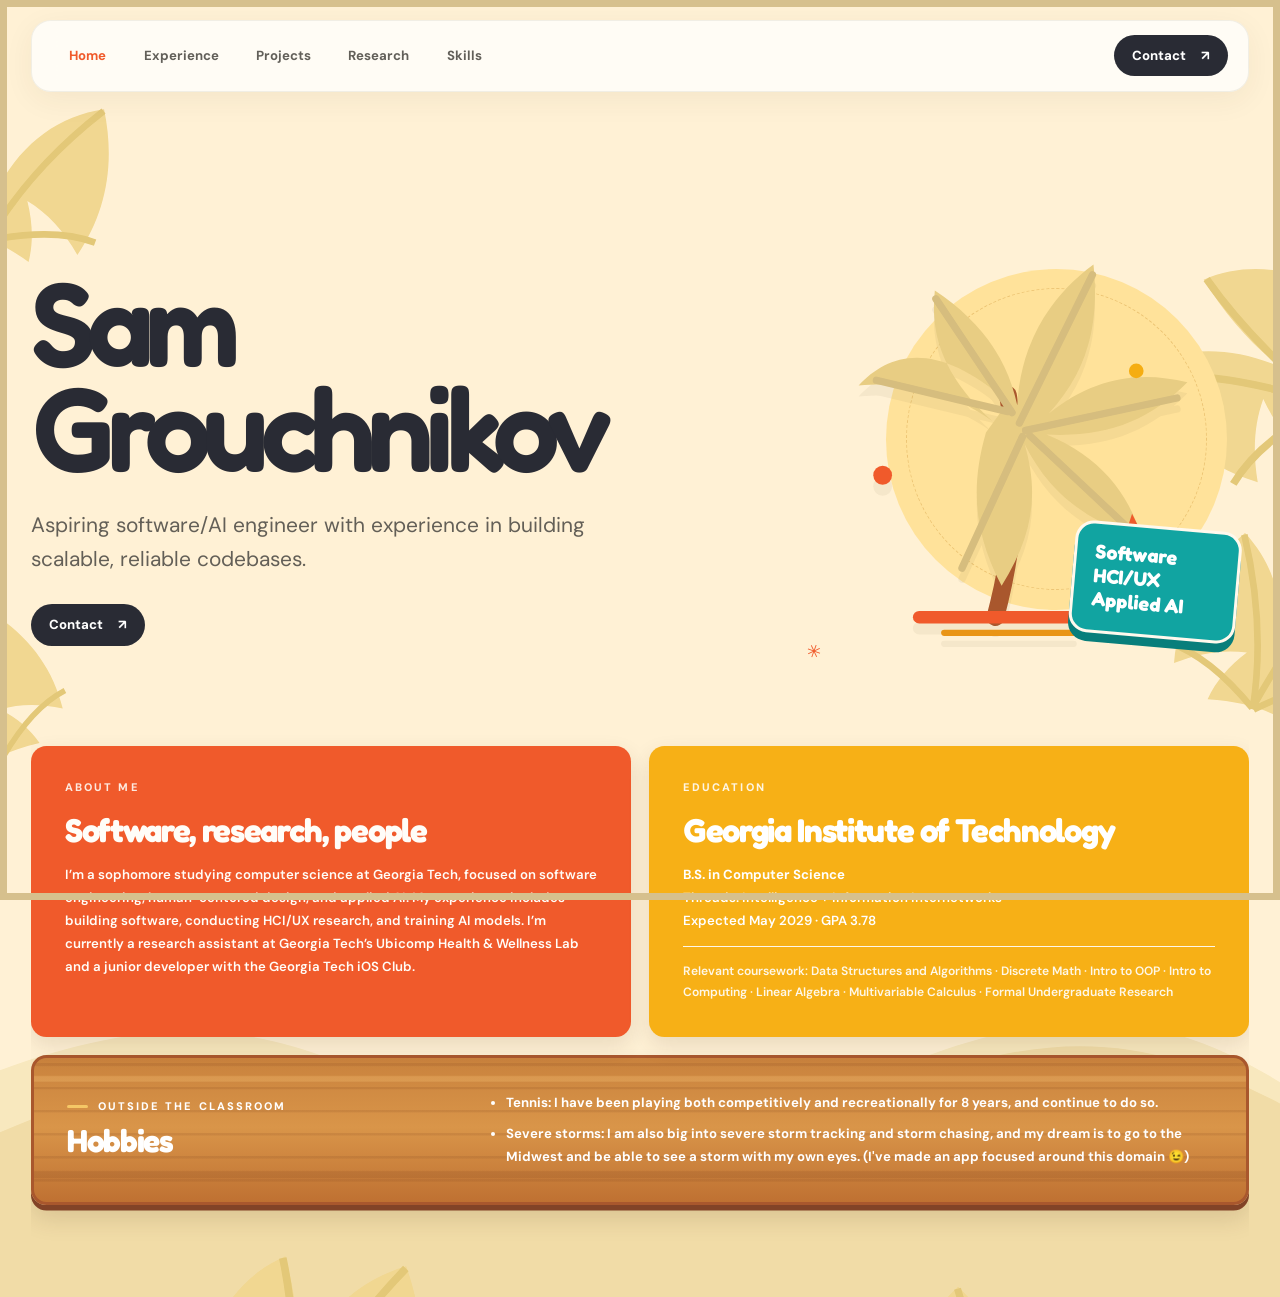
<file: index.html>
<!doctype html>
<html lang="en">
  <head>
    <meta charset="utf-8" />
    <meta name="viewport" content="width=device-width, initial-scale=1" />
    <meta name="theme-color" content="#fff1d5" />
    <meta name="description" content="Sam Grouchnikov — Georgia Tech computer science student, researcher, and software builder." />
    <title>Sam Grouchnikov — Software, research & ideas</title>
    <link rel="stylesheet" href="assets/site.css" />
    <script src="assets/site.js" defer></script>
  </head>
  <body>
    <div class="site-background" aria-hidden="true">
      <svg class="background-leaf leaf-a" viewBox="0 0 220 190"><path fill="currentColor" d="M13 177C4 133 13 53 72 16c16 36 26 72 27 107 9-53 38-94 83-115 28 51 34 103 18 155-21-20-43-33-67-39 12 20 19 40 20 61-42-14-76-15-104-4 4-17 12-33 24-49-21 8-40 23-60 45Z"/><path d="M106 177C99 121 88 65 70 18M105 177c14-60 41-116 77-167M104 177c-29-33-57-53-86-61M106 176c40-22 75-33 108-31" fill="none" stroke="#e3c878" stroke-width="7"/></svg>
      <svg class="background-leaf leaf-b" viewBox="0 0 220 190"><path fill="currentColor" d="M13 177C4 133 13 53 72 16c16 36 26 72 27 107 9-53 38-94 83-115 28 51 34 103 18 155-21-20-43-33-67-39 12 20 19 40 20 61-42-14-76-15-104-4 4-17 12-33 24-49-21 8-40 23-60 45Z"/><path d="M106 177C99 121 88 65 70 18M105 177c14-60 41-116 77-167M104 177c-29-33-57-53-86-61M106 176c40-22 75-33 108-31" fill="none" stroke="#e3c878" stroke-width="7"/></svg>
      <svg class="background-leaf leaf-c" viewBox="0 0 220 190"><path fill="currentColor" d="M13 177C4 133 13 53 72 16c16 36 26 72 27 107 9-53 38-94 83-115 28 51 34 103 18 155-21-20-43-33-67-39 12 20 19 40 20 61-42-14-76-15-104-4 4-17 12-33 24-49-21 8-40 23-60 45Z"/><path d="M106 177C99 121 88 65 70 18M105 177c14-60 41-116 77-167M104 177c-29-33-57-53-86-61M106 176c40-22 75-33 108-31" fill="none" stroke="#e3c878" stroke-width="7"/></svg>
      <svg class="background-leaf leaf-d" viewBox="0 0 220 190"><path fill="currentColor" d="M13 177C4 133 13 53 72 16c16 36 26 72 27 107 9-53 38-94 83-115 28 51 34 103 18 155-21-20-43-33-67-39 12 20 19 40 20 61-42-14-76-15-104-4 4-17 12-33 24-49-21 8-40 23-60 45Z"/><path d="M106 177C99 121 88 65 70 18M105 177c14-60 41-116 77-167M104 177c-29-33-57-53-86-61M106 176c40-22 75-33 108-31" fill="none" stroke="#e3c878" stroke-width="7"/></svg>
      <svg class="background-leaf leaf-e" viewBox="0 0 220 190"><path fill="currentColor" d="M13 177C4 133 13 53 72 16c16 36 26 72 27 107 9-53 38-94 83-115 28 51 34 103 18 155-21-20-43-33-67-39 12 20 19 40 20 61-42-14-76-15-104-4 4-17 12-33 24-49-21 8-40 23-60 45Z"/><path d="M106 177C99 121 88 65 70 18M105 177c14-60 41-116 77-167M104 177c-29-33-57-53-86-61M106 176c40-22 75-33 108-31" fill="none" stroke="#e3c878" stroke-width="7"/></svg>
      <svg class="background-leaf leaf-f" viewBox="0 0 220 190"><path fill="currentColor" d="M13 177C4 133 13 53 72 16c16 36 26 72 27 107 9-53 38-94 83-115 28 51 34 103 18 155-21-20-43-33-67-39 12 20 19 40 20 61-42-14-76-15-104-4 4-17 12-33 24-49-21 8-40 23-60 45Z"/><path d="M106 177C99 121 88 65 70 18M105 177c14-60 41-116 77-167M104 177c-29-33-57-53-86-61M106 176c40-22 75-33 108-31" fill="none" stroke="#e3c878" stroke-width="7"/></svg>
      <svg class="background-waves" viewBox="0 0 1200 240" preserveAspectRatio="none"><path d="M0 90c180-46 266-24 391 17 137 45 247 45 401-4 175-56 281-61 408-5v142H0Z" fill="#f8e8be"/><path d="M0 131c158-48 266-51 414-12 140 37 249 40 396-8 174-56 273-42 390 1v128H0Z" fill="#f1dca7"/></svg>
    </div>
    <div class="site-shell">
      <header class="site-header">
        <nav class="main-nav" aria-label="Main navigation">
          <a href="#home" data-route="home">Home</a>
          <a href="#experience" data-route="experience">Experience</a>
          <a href="#work" data-route="work">Projects</a>
          <a href="#research" data-route="research">Research</a>
          <a href="#about" data-route="about">Skills</a>
        </nav>
        <a class="contact-link" href="#contact">Contact <span aria-hidden="true">↗</span></a>
      </header>
      <main id="app" tabindex="-1" aria-live="polite"></main>
    </div>
  </body>
</html>
</file>
<file: assets/site.css>
@import url('https://fonts.googleapis.com/css2?family=DM+Sans:wght@400;500;600;700;800&family=Fredoka:wght@400;500;600;700&display=swap');

:root {
  font-family: 'DM Sans', 'Trebuchet MS', sans-serif;
  color: #292b34;
  background: #fff1d5;
  font-synthesis: none;
  text-rendering: optimizeLegibility;
  -webkit-font-smoothing: antialiased;
  --cream: #fff1d5;
  --paper: #fffdf8;
  --ink: #292b34;
  --muted: #706c64;
  --orange: #f05a2b;
  --yellow: #f5ad12;
  --teal: #11a4a1;
  --line: #eadfcf;
  --radius: 22px;
}

* { box-sizing: border-box; }
html { min-width: 320px; scroll-behavior: smooth; zoom: 1.1; }
body { position: relative; min-width: 320px; min-height: 100vh; margin: 0; background: var(--cream); }
body::after { position: fixed; z-index: 30; inset: 0; border: 7px solid #d6c08d; content: ''; pointer-events: none; }
a { color: inherit; }
button, a { -webkit-tap-highlight-color: transparent; }
a:focus-visible, button:focus-visible { outline: 3px solid var(--teal); outline-offset: 4px; }

.site-background { position: absolute; z-index: 0; inset: 0; overflow: hidden; pointer-events: none; }
.background-leaf { position: absolute; z-index: 4; color: #f1d791; }
.background-leaf.leaf-a { top: 6%; left: -7%; width: clamp(100px, 15vw, 190px); transform: rotate(17deg); }
.background-leaf.leaf-b { top: 20%; right: -7%; width: clamp(120px, 18vw, 215px); transform: scaleX(-1) rotate(56deg); }
.background-leaf.leaf-c { top: 48%; left: -9%; width: clamp(100px, 13vw, 160px); transform: rotate(-31deg); }
.background-leaf.leaf-d { top: 42%; right: -8%; width: clamp(110px, 16vw, 190px); transform: scaleX(-1) rotate(-22deg); }
.background-leaf.leaf-e { bottom: -12%; left: 15%; width: clamp(120px, 18vw, 220px); transform: rotate(9deg); }
.background-leaf.leaf-f { right: 13%; bottom: -15%; width: clamp(115px, 17vw, 205px); transform: scaleX(-1) rotate(-18deg); }
.background-waves { position: absolute; z-index: 2; right: 0; bottom: 0; left: 0; width: 100%; height: 28%; }
.site-shell { position: relative; z-index: 1; width: min(1240px, calc(100% - 56px)); min-height: 100vh; margin: 0 auto; display: flex; flex-direction: column; }
.site-header { position: sticky; z-index: 10; top: 14px; display: grid; grid-template-columns: 1fr auto; align-items: center; gap: 20px; margin-top: 18px; padding: 13px 18px 13px 34px; border: 1px solid rgb(79 62 35 / 8%); border-radius: 18px; background: rgb(255 253 248 / 93%); box-shadow: 0 7px 28px rgb(71 52 25 / 6%); backdrop-filter: blur(12px); }
.wordmark { width: fit-content; color: var(--ink); font-family: Fredoka, 'Trebuchet MS', sans-serif; font-size: 27px; font-weight: 600; letter-spacing: -.08em; text-decoration: none; }
.wordmark span { color: var(--orange); }
.main-nav { justify-self: start; display: flex; align-items: center; gap: clamp(15px, 2.7vw, 34px); }
.main-nav a { position: relative; padding: 8px 0; color: #625f59; font-size: 12px; font-weight: 700; text-decoration: none; transition: color 150ms ease; }
.main-nav a:hover, .main-nav a[aria-current="page"] { color: var(--orange); }
.contact-link { justify-self: end; display: inline-flex; align-items: center; gap: 13px; padding: 11px 17px; border-radius: 999px; background: var(--ink); color: white; font-size: 12px; font-weight: 800; text-decoration: none; transition: transform 150ms ease, background 150ms ease; }
.contact-link:hover { transform: translateY(-2px); background: var(--orange); }

#app { flex: 1; min-height: 64vh; outline: none; }
.page { position: relative; top: 0; overflow: hidden; padding: clamp(0px, calc(8vw - 52px), 46px) 0 84px; animation: arrive 280ms ease both; }
.experience-page, .research-page { overflow: visible; }
@keyframes arrive { from { opacity: 0; transform: translateY(8px); } to { opacity: 1; transform: translateY(0); } }
.page-head { max-width: 760px; margin-bottom: 38px; }
.eyebrow { display: flex; align-items: center; gap: 9px; margin: 0 0 14px; color: #8c714e; font-size: 10px; font-weight: 800; letter-spacing: .19em; text-transform: uppercase; }
.eyebrow::before { width: 19px; height: 3px; border-radius: 3px; background: var(--teal); content: ''; }
h1, h2, h3, p { margin-top: 0; }
h1, h2, h3 { font-family: Fredoka, 'Trebuchet MS', sans-serif; }
.page-head h1 { margin-bottom: 13px; color: var(--ink); font-size: clamp(42px, 7vw, 72px); font-weight: 600; letter-spacing: -.055em; line-height: .99; }
.page-head > p:last-child { max-width: 650px; margin-bottom: 0; color: var(--muted); font-size: clamp(15px, 1.7vw, 18px); line-height: 1.7; }

/* Home */
.home-page { padding-top: clamp(58px, 8vw, 98px); }
.hero { position: relative; display: grid; grid-template-columns: minmax(0, 1.2fr) minmax(280px, .8fr); align-items: center; gap: clamp(30px, 6vw, 78px); min-height: 470px; }
.hero-copy { position: relative; z-index: 2; }
.hero-copy .eyebrow { margin-bottom: 18px; }
.hero h1 { max-width: 700px; margin: 0; color: var(--ink); font-size: clamp(56px, 9.5vw, 108px); font-weight: 600; letter-spacing: -.075em; line-height: .88; }
.hero h1 span { color: var(--ink); }
.hero-subtitle { max-width: 515px; margin: 26px 0 25px; color: #635f57; font-size: clamp(16px, 1.8vw, 19px); line-height: 1.65; }
.hero-actions { display: flex; flex-wrap: wrap; gap: 11px; }
.button-primary, .button-secondary { display: inline-flex; align-items: center; justify-content: center; gap: 12px; min-height: 48px; padding: 0 19px; border: 0; border-radius: 999px; font: inherit; font-size: 12px; font-weight: 800; text-decoration: none; cursor: pointer; transition: transform 160ms ease, box-shadow 160ms ease; }
.button-primary { background: var(--ink); color: white; box-shadow: 0 5px 0 #171820; }
.button-secondary { border: 1px solid #ded1bd; background: var(--paper); color: var(--ink); }
.button-primary:hover, .button-secondary:hover { transform: translateY(-3px); box-shadow: 0 8px 14px rgb(58 48 32 / 12%); }
.hero-visual { position: relative; min-height: 400px; display: grid; place-items: center; }
.sun-disc { position: absolute; top: 28px; right: 20px; width: min(310px, 88%); aspect-ratio: 1; border-radius: 50%; background: #ffe29a; }
.sun-disc::after { position: absolute; inset: 18px; border: 1px dashed rgb(187 119 18 / 28%); border-radius: inherit; content: ''; }
.palm-art { position: relative; z-index: 1; width: min(370px, 100%); filter: drop-shadow(0 10px 0 rgb(120 100 61 / 7%)); }
.hero-note { position: absolute; z-index: 2; right: -3px; bottom: 36px; width: 152px; padding: 14px 17px; border: 3px solid #fff9ed; border-radius: 17px; background: var(--teal); box-shadow: 0 8px 0 #087e7b; color: white; transform: translateX(-12px) rotate(5deg); }
.hero-note strong { display: block; margin-bottom: 3px; font-family: Fredoka, sans-serif; font-size: 18px; }
.hero-note span { font-size: 10px; font-weight: 700; }
.hero-leaf { position: absolute; bottom: 27px; left: 8px; width: 75px; color: var(--orange); transform: rotate(-25deg); }
.home-overview { display: grid; grid-template-columns: 1fr 1fr; gap: 16px; margin-top: 27px; }
.home-info-card { min-height: 220px; padding: clamp(21px, 3vw, 31px); overflow: hidden; border: 0; border-radius: 14px; box-shadow: 0 8px 20px rgb(71 52 25 / 12%); }
.home-info-card.about-card { background: #f05a2b; color: #fffdf8; }
.home-info-card.education-card { background: #F7B016; color: #FFFFFF; }
.education-card p:not(.eyebrow) { font-weight: 600; }
.home-info-card h2 { margin: 0 0 12px; color: inherit; font-size: clamp(22px, 3vw, 30px); letter-spacing: -.04em; }
.home-info-card p:not(.eyebrow) { margin: 0; color: inherit; font-size: 12px; line-height: 1.75; }
.about-card p:not(.eyebrow) { font-weight: 600; }
.home-info-card .eyebrow { color: inherit; opacity: .88; }
.home-info-card .eyebrow::before { display: none; }
.home-info-card p + p:not(.eyebrow) { margin-top: 13px; }
.home-info-card strong { color: inherit; }
.home-info-card .coursework { padding-top: 12px; border-top: 1px solid currentColor; font-size: 11px !important; font-weight: 600; opacity: .9; }
.plank-panel { border: 3px solid #a9572d; border-radius: 14px; background: linear-gradient(180deg, transparent 0 12%, rgb(255 205 127 / 25%) 13% 16%, transparent 17% 78%, rgb(112 53 23 / 16%) 79% 83%, transparent 84%), repeating-linear-gradient(0deg, transparent 0 18px, rgb(112 53 23 / 13%) 19px 21px), linear-gradient(180deg, #c9823d, #d99549 48%, #bf7132); box-shadow: 0 5px 0 #824327, 0 12px 22px rgb(72 48 26 / 15%); color: #fffdf8; }
.interests-panel { display: grid; grid-template-columns: minmax(220px, .7fr) 1.3fr; align-items: center; gap: 25px; margin-top: 16px; padding: clamp(21px, 3vw, 30px); }
.interests-panel .eyebrow { margin-bottom: 7px; color: #fff0d9; }
.plank-panel .eyebrow::before { background: #f5c766; }
.interests-panel h2 { margin: 0; color: #ffd070; font-size: clamp(21px, 3vw, 29px); letter-spacing: -.04em; }
.interest-tags { display: flex; flex-wrap: wrap; gap: 8px; }
.interest-tags span { padding: 9px 12px; border: 1px solid rgb(255 255 255 / 16%); border-radius: 999px; background: rgb(255 255 255 / 7%); color: #fff8e9; font-size: 10px; font-weight: 700; }
.hobbies-panel { display: grid; grid-template-columns: minmax(220px, .7fr) 1.3fr; align-items: center; gap: 25px; margin-top: 16px; padding: clamp(21px, 3vw, 30px); }
.hobbies-panel .eyebrow { margin-bottom: 7px; color: #FFFFFF; }
.hobbies-panel h2 { margin: 0; color: #FFFFFF; font-size: clamp(21px, 3vw, 29px); letter-spacing: -.04em; }
.hobbies-list { display: grid; gap: 8px; margin: 0; padding-left: 18px; color: #FFFFFF; font-size: 12px; font-weight: 700; line-height: 1.75; }

/* Work, experience, research, and about */
.project-grid { display: grid; grid-template-columns: repeat(2, minmax(0, 1fr)); gap: 17px; }
.work-page .project-grid { margin-top: 17px; }
.project-card { position: relative; display: flex; min-height: 285px; flex-direction: column; padding: 24px; overflow: hidden; border: 1px solid rgb(90 67 38 / 9%); border-radius: var(--radius); background: var(--paper); box-shadow: 0 8px 27px rgb(71 52 25 / 6%); transition: transform 180ms ease, box-shadow 180ms ease; }
.project-card:hover { transform: translateY(-4px) rotate(-.2deg); box-shadow: 0 14px 32px rgb(71 52 25 / 10%); }
.work-page .project-theme-orange { border-color: #e9491c; background: #f05223; color: #fff; }
.work-page .project-theme-white { border-color: #c66a9a; background: #d16da8; color: #fff; }
.work-page .project-theme-yellow { border-color: #e9a600; background: #ffb612; color: #533d0a; }
.work-page .project-theme-teal { border-color: #008f91; background: #00a6a7; color: #fff; }
.work-page .project-theme-orange h2, .work-page .project-theme-white h2, .work-page .project-theme-teal h2 { color: #fff; }
.work-page .project-theme-yellow h2 { color: #533d0a; }
.work-page .project-theme-orange > p, .work-page .project-theme-white > p, .work-page .project-theme-teal > p { color: rgb(255 255 255 / 91%); }
.work-page .project-theme-yellow > p { color: #62490f; }
.work-page .project-theme-orange .project-facts, .work-page .project-theme-white .project-facts, .work-page .project-theme-teal .project-facts { color: rgb(255 255 255 / 91%); }
.work-page .project-theme-yellow .project-facts { color: #62490f; }
.work-page .project-theme-orange .project-facts li::before { background: #ffd17a; }
.work-page .project-theme-white .project-facts li::before { background: #f3b5d5; }
.work-page .project-theme-yellow .project-facts li::before { background: #805c09; }
.work-page .project-theme-teal .project-facts li::before { background: #8fe5dd; }
.work-page .project-theme-orange .tag, .work-page .project-theme-teal .tag { background: #fffdf8; color: #c34720; }
.work-page .project-theme-yellow .tag { background: #fffdf8; color: #956a00; }
.work-page .project-theme-orange .year, .work-page .project-theme-teal .year { color: rgb(255 255 255 / 88%); }
.work-page .project-theme-yellow .year { color: #62490f; }
.work-page .project-theme-orange .stack-list span, .work-page .project-theme-white .stack-list span, .work-page .project-theme-teal .stack-list span { border-color: rgb(255 255 255 / 30%); background: rgb(255 255 255 / 92%); color: #3f4a45; }
.work-page .project-theme-yellow .stack-list span { border-color: rgb(83 61 10 / 13%); background: rgb(255 253 248 / 92%); color: #62490f; }
.work-page .project-theme-orange .card-links a { color: #fff; }
.work-page .project-theme-yellow .card-links a { color: #62490f; }
.work-page .project-theme-white .card-links a, .work-page .project-theme-teal .card-links a { color: #fff; }
.card-topline { display: flex; justify-content: space-between; align-items: center; gap: 12px; margin-bottom: 18px; }
.tag { display: inline-flex; align-items: center; width: fit-content; padding: 6px 10px; border-radius: 999px; background: #fffdfa; color: #786244; font-size: 9px; font-weight: 800; letter-spacing: .11em; text-transform: uppercase; }
.year { color: #8d8579; font-size: 10px; font-weight: 700; }
.project-card h2, .project-card h3 { margin: 0 0 9px; color: var(--ink); font-size: 26px; letter-spacing: -.04em; }
.project-card > p { margin: 0 0 16px; color: #625f58; font-size: 16px; line-height: 1.65; }
.project-facts { display: grid; gap: 8px; margin: 2px 0 19px; padding: 0; color: #5c594f; font-size: 13px; line-height: 1.6; list-style: none; }
.project-facts li { position: relative; padding-left: 16px; }
.project-facts li::before { position: absolute; top: .6em; left: 0; width: 6px; height: 6px; border-radius: 50%; background: var(--orange); content: ''; }
.stack-list { display: flex; flex-wrap: wrap; gap: 6px; margin-top: auto; padding-top: 4px; }
.stack-list span, .skill-list span { padding: 6px 9px; border: 1px solid rgb(83 71 51 / 11%); border-radius: 999px; background: rgb(255 253 248 / 78%); color: #6c6354; font-size: 9px; font-weight: 700; }
.stack-list a { padding: 6px 9px; border: 1px solid rgb(83 71 51 / 11%); border-radius: 999px; background: rgb(255 253 248 / 78%); color: #6c6354; font-size: 9px; font-weight: 700; text-decoration: none; }
.stack-list a:hover { border-color: var(--teal); color: #087e7b; }
.card-links { display: flex; gap: 14px; margin-top: 15px; }
.card-links a { color: #9c4a2d; font-size: 11px; font-weight: 800; text-decoration: none; }
.card-links a:hover { text-decoration: underline; text-underline-offset: 3px; }
.timeline { display: grid; gap: 16px; }
.timeline-card { display: grid; grid-template-columns: 175px 1fr; gap: 22px; padding: 25px; border: 1px solid rgb(90 67 38 / 9%); border-radius: var(--radius); background: var(--paper); box-shadow: 0 8px 27px rgb(71 52 25 / 5%); }
.timeline-date { color: #9c4a2d; font-size: 11px; font-weight: 800; }
.timeline-card h2 { margin: 4px 0 3px; color: var(--ink); font-size: 22px; letter-spacing: -.035em; }
.timeline-place { margin: 0 0 14px; color: #827a6f; font-size: 12px; font-weight: 700; }
.timeline-card p:last-child { margin-bottom: 0; }
.timeline-card ul { display: grid; gap: 9px; margin: 0; padding-left: 18px; color: #625f58; font-size: 12px; line-height: 1.7; }
.timeline-card li::marker { color: var(--orange); }
.highlight-panel { display: grid; grid-template-columns: .8fr 1.2fr; gap: 28px; margin-top: 24px; padding: clamp(24px, 4vw, 39px); border-radius: 24px; background: var(--ink); color: white; }
.highlight-panel h2 { margin: 0; color: #ffd070; font-size: 29px; letter-spacing: -.04em; }
.highlight-panel p { margin: 0; color: #efede6; font-size: 13px; line-height: 1.75; }
.research-card { display: grid; grid-template-columns: 150px 1fr; gap: 23px; padding: 25px; border: 1px solid rgb(90 67 38 / 9%); border-radius: var(--radius); background: #e7f5ee; }
.experience-page .research-card, .research-page .research-card { transition: transform 180ms ease, box-shadow 180ms ease; }
.experience-page .research-card:hover, .research-page .research-card:hover { transform: translateY(-4px); box-shadow: 0 12px 28px rgb(41 43 52 / 12%); }
.highlight-panel + .research-card { margin-top: 24px; }
.research-stamp { display: grid; min-height: 140px; place-items: center; border-radius: 17px; background: var(--teal); color: white; font-family: Fredoka, sans-serif; font-size: 24px; font-weight: 600; text-align: center; transform: rotate(-3deg); }
.experience-page .research-stamp, .research-page .research-stamp { transition: transform 180ms ease; }
.experience-page .research-card:hover .research-stamp, .research-page .research-card:hover .research-stamp { transform: rotate(0deg); }
.research-card h2 { margin: 0 0 8px; font-size: 25px; letter-spacing: -.04em; }
.research-card p { margin: 0 0 11px; color: #625f58; font-size: 12px; line-height: 1.7; }
.research-meta-row { display: flex; flex-wrap: wrap; align-items: center; justify-content: space-between; gap: 8px 12px; margin-bottom: 14px; }
.research-meta-row .eyebrow { margin: 0; }
.paper-links { display: flex; flex-wrap: wrap; gap: 6px; }
.paper-links a { padding: 6px 9px; border: 1px solid var(--teal); border-radius: 999px; background: var(--teal); color: white; font-size: 9px; font-weight: 700; text-decoration: none; }
.paper-links a:hover { border-color: #087e7b; background: #087e7b; color: white; }
.paper-placeholders { display: flex; flex-wrap: wrap; gap: 8px; margin-top: 17px; }
.paper-placeholders span { display: grid; gap: 3px; min-width: 112px; padding: 9px 11px; border: 1px dashed #85b6a7; border-radius: 12px; background: rgb(255 253 248 / 72%); }
.paper-placeholders strong { color: #486d60; font-size: 10px; }
.paper-placeholders small { color: #8a8276; font-size: 9px; }
.skill-groups { display: grid; gap: 14px; }
.skill-group { display: grid; grid-template-columns: 160px 1fr; gap: 20px; padding: 21px; border: 1px solid rgb(90 67 38 / 9%); border-radius: 18px; background: var(--paper); }
.skill-group h2 { margin: 0; font-size: 16px; }
.skill-list { display: flex; flex-wrap: wrap; gap: 7px; }
.network-legend { display: flex; flex-wrap: wrap; gap: 17px; margin: -14px 0 20px; color: #6c6354; font-size: 10px; font-weight: 700; }
.network-legend span, .skill-cluster h2 { display: inline-flex; align-items: center; gap: 7px; }
.legend-dot { display: inline-block; width: 8px; height: 8px; flex: 0 0 auto; border-radius: 50%; background: var(--orange); }
.legend-language { background: var(--orange); }
.legend-tool { background: var(--teal); }
.legend-ai { background: #F7B016; }
.skills-network { position: relative; display: grid; grid-template-columns: minmax(0, 1.12fr) minmax(290px, .88fr); align-items: start; gap: clamp(38px, 7vw, 100px); }
.skills-network-wires { position: absolute; z-index: 1; inset: 0; width: 100%; height: 100%; overflow: visible; pointer-events: none; }
.skills-network.has-active .skills-network-wires { z-index: 3; }
.skill-network-list, .network-work-list { position: relative; min-width: 0; }
.skill-network-list { display: flex; flex-direction: column; justify-content: flex-start; gap: 12px; }
.skill-cluster { padding: 16px; border: 1px solid rgb(90 67 38 / 9%); border-radius: 19px; background: rgb(255 253 248 / 93%); box-shadow: 0 7px 22px rgb(71 52 25 / 4%); }
.skill-cluster h2 { position: relative; z-index: 4; margin: 0 0 12px; color: var(--ink); font-family: 'DM Sans', sans-serif; font-size: 11px; font-weight: 800; letter-spacing: .04em; }
.skill-nodes { display: flex; flex-wrap: wrap; gap: 7px; }
.skill-node { position: relative; z-index: 2; padding: 7px 10px; border: 1px solid rgb(83 71 51 / 12%); border-radius: 999px; background: #fff; color: #625f58; font: inherit; font-size: 10px; font-weight: 700; cursor: pointer; transition: transform 150ms ease, border-color 150ms ease, background 150ms ease, color 150ms ease, opacity 150ms ease; }
.skill-node.is-highlighted, .network-work-node.is-highlighted { z-index: 4; }
.skill-node:hover, .skill-node.is-highlighted { transform: translateY(-2px); border-color: var(--teal); background: var(--teal); color: #fff; }
.skill-node[data-kind="language"].is-highlighted { border-color: var(--orange); background: var(--orange); }
.skill-node[data-kind="ai"].is-highlighted { border-color: #F7B016; background: #F7B016; color: var(--ink); }
.network-work-list { display: flex; flex-direction: column; gap: 9px; }
.network-column-label { position: relative; z-index: 4; margin: 0 0 2px; color: #8c714e; font-size: 10px; font-weight: 800; letter-spacing: .17em; text-transform: uppercase; }
.network-work-node { position: relative; z-index: 2; display: grid; justify-items: start; gap: 3px; width: 100%; padding: 12px 15px; border: 1px solid rgb(90 67 38 / 11%); border-radius: 15px; background: rgb(255 253 248 / 95%); color: var(--ink); font: inherit; text-align: left; cursor: pointer; box-shadow: 0 5px 17px rgb(71 52 25 / 4%); transition: transform 160ms ease, border-color 160ms ease, box-shadow 160ms ease, opacity 160ms ease; }
.network-work-node:hover, .network-work-node.is-highlighted { transform: translateX(3px); border-color: var(--teal); box-shadow: 0 8px 20px rgb(17 164 161 / 12%); }
.work-node-kind { color: #8c714e; font-size: 8px; font-weight: 800; letter-spacing: .12em; }
.network-work-node strong { font-family: Fredoka, 'Trebuchet MS', sans-serif; font-size: 17px; font-weight: 500; letter-spacing: -.02em; }
.network-work-node small { color: #706c64; font-size: 9px; line-height: 1.45; }
.skills-network.has-active .skill-node.is-dimmed, .skills-network.has-active .network-work-node.is-dimmed { opacity: .5; }
.skills-network.has-active .skill-node.is-highlighted { box-shadow: 0 4px 12px rgb(17 164 161 / 18%); }
.skills-network.has-active .network-work-node.is-highlighted { background: #f1fbf7; }
.skill-edge { fill: none; stroke-width: 1.4; stroke-linecap: round; opacity: .17; transition: opacity 160ms ease, stroke-width 160ms ease; vector-effect: non-scaling-stroke; }
.skill-edge[data-kind="language"] { stroke: var(--orange); }
.skill-edge[data-kind="tool"] { stroke: var(--teal); }
.skill-edge[data-kind="ai"] { stroke: #F7B016; }
.skill-edge.is-dimmed { opacity: .025; }
.skills-network.has-active .skill-edge.is-dimmed { opacity: 0; }
.skill-edge.is-highlighted { stroke-width: 2.3; opacity: .85; }
.network-note { margin: 14px 0 0; color: #827a6f; font-size: 10px; line-height: 1.6; }
@media (max-width: 760px) {
  .skills-network:not(.has-active) .skill-edge { opacity: .045; }
  .skills-network.has-active .skill-edge.is-dimmed { opacity: .01; }
}
.about-grid { display: grid; grid-template-columns: 1fr 1fr; gap: 18px; margin-top: 18px; }
.info-card { padding: 23px; border-radius: 20px; background: #fff1d9; }
.info-card:nth-child(2) { background: #e7f5ee; }
.info-card h2 { margin: 0 0 12px; font-size: 22px; }
.info-card p, .info-card li { color: #625f58; font-size: 12px; line-height: 1.7; }
.info-card p:last-child { margin-bottom: 0; }
.info-card ul { margin: 0; padding-left: 17px; }
.contact-panel { position: relative; max-width: 1200px; padding: clamp(27px, 6vw, 54px); overflow: hidden; border-radius: 27px; background: #fff0d3; }
.contact-panel::after { position: absolute; right: -47px; bottom: -67px; width: 200px; height: 200px; border: 18px solid rgb(17 164 161 / 15%); border-radius: 50%; content: ''; }
.contact-panel h1 { max-width: 1200px; margin: 0 0 14px; color: var(--ink); font-size: clamp(44px, 7vw, 69px); letter-spacing: -.04em; line-height: .98; }
.contact-panel > p { max-width: 540px; color: #625f58; font-size: 14px; line-height: 1.7; }
.contact-actions { position: relative; z-index: 1; display: flex; flex-wrap: wrap; align-items: center; gap: 10px; margin-top: 24px; }
.contact-panel .contact-email { width: fit-content; margin: 0; padding: 12px 18px; border: 1px solid #e9491c; border-radius: 999px; background: #f05223; color: white; font-size: 16px; font-weight: 800; letter-spacing: .01em; -webkit-text-stroke: .15px currentColor; }
.contact-options { display: flex; flex-wrap: wrap; gap: 10px; }
.contact-options a { padding: 13px 19px; border: 1px solid transparent; border-radius: 999px; color: white; font-size: 14px; font-weight: 800; letter-spacing: .01em; text-decoration: none; transition: transform 160ms ease, box-shadow 160ms ease; -webkit-text-stroke: .15px currentColor; }
.contact-options a:first-child { border-color: #e9a600; background: #ffb612; color: white; }
.contact-options a:last-child { border-color: #008f91; background: #00a6a7; color: white; }
.contact-options a:hover { transform: translateY(-3px); box-shadow: 0 8px 16px rgb(41 43 52 / 14%); }

@media (max-width: 760px) {
  .background-leaf.leaf-a { top: 3%; left: -43px; width: 88px; }
  .background-leaf.leaf-b { top: 27%; right: -48px; width: 95px; }
  .background-leaf.leaf-c { top: 57%; left: -47px; width: 87px; }
  .background-leaf.leaf-d { top: 68%; right: -48px; width: 91px; }
  .background-leaf.leaf-e { bottom: -30px; left: 4%; width: 96px; }
  .background-leaf.leaf-f { right: 5%; bottom: -35px; width: 92px; }
  .background-waves { height: 16%; }
  .site-shell { width: min(100% - 32px, 600px); }
  .site-header { grid-template-columns: auto 1fr auto; gap: 11px; padding: 11px 13px 11px 29px; }
  .main-nav { justify-content: flex-start; gap: clamp(9px, 2vw, 17px); }
  .main-nav a { font-size: 10px; }
  .contact-link { gap: 6px; padding: 10px 12px; font-size: 10px; }
  .wordmark { font-size: 23px; }
  .hero { grid-template-columns: 1fr; gap: 0; }
  .hero-copy { padding-top: 15px; }
  .hero-visual { min-height: 300px; margin-top: -5px; }
  .sun-disc { top: 7px; right: 50%; width: 260px; transform: translateX(50%); }
  .palm-art { width: min(315px, 78%); }
  .hero-note { right: 5%; bottom: 15px; }
  .hero-leaf { bottom: 13px; left: 7%; }
  .timeline-card { grid-template-columns: 1fr; gap: 9px; }
  .highlight-panel { grid-template-columns: 1fr; gap: 12px; }
  .skills-network { grid-template-columns: 1fr; gap: 24px; }
  .research-card { grid-template-columns: 100px 1fr; gap: 16px; }
  .research-stamp { min-height: 110px; font-size: 19px; }
}
@media (max-width: 520px) {
  body::after { border-width: 5px; }
  .background-waves { height: 12%; }
  .background-leaf.leaf-c, .background-leaf.leaf-d { display: none; }
  .site-shell { width: calc(100% - 24px); }
  .site-header { position: relative; top: 0; grid-template-columns: 1fr auto; gap: 5px; margin-top: 10px; }
  .main-nav { grid-column: 1 / -1; grid-row: 2; justify-content: flex-start; gap: 22px; padding-top: 4px; border-top: 1px solid #f0e8da; }
  .main-nav a { font-size: 11px; }
  .contact-link { grid-column: 2; grid-row: 1; }
  .page { padding-top: 0; }
  .hero { min-height: 0; }
  .hero h1 { font-size: clamp(54px, 16vw, 78px); }
  .hero-subtitle { font-size: 15px; }
  .hero-visual { min-height: 275px; }
  .home-overview, .interests-panel, .hobbies-panel { grid-template-columns: 1fr; }
  .home-info-card { min-height: 0; }
  .project-grid, .about-grid { grid-template-columns: 1fr; }
  .project-card { min-height: 0; }
  .skill-group { grid-template-columns: 1fr; gap: 12px; }
  .skill-cluster { padding: 14px; }
  .research-card { grid-template-columns: 1fr; }
  .research-stamp { min-height: 92px; }
}
@media (prefers-reduced-motion: reduce) {
  *, *::before, *::after { scroll-behavior: auto !important; animation-duration: .01ms !important; animation-iteration-count: 1 !important; transition-duration: .01ms !important; }
}
</file>
